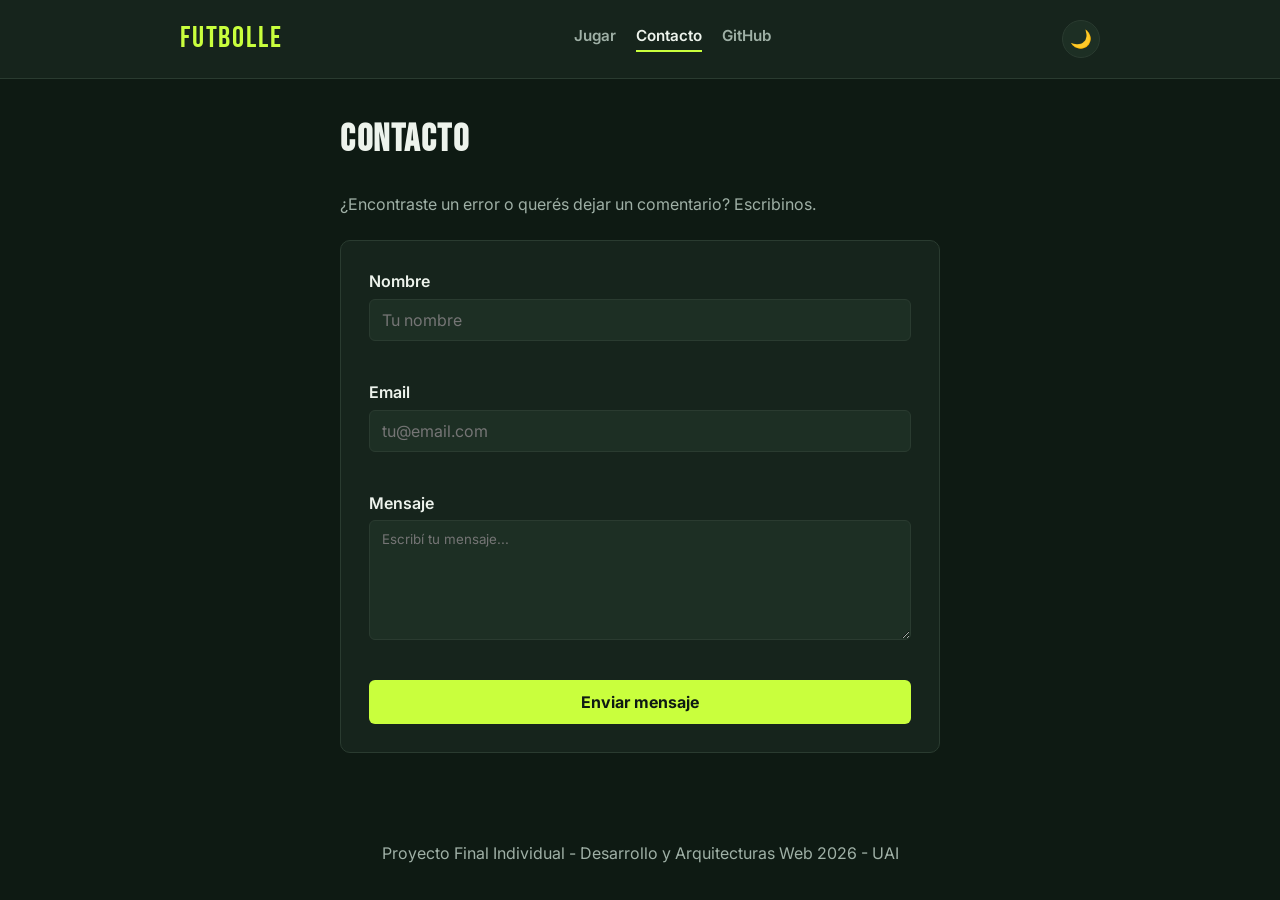
<file: contacto.html>
<!DOCTYPE html>
<html lang="es">
<head>
<meta charset="UTF-8">
<meta name="viewport" content="width=device-width, initial-scale=1.0">
<title>Futbolle | Contacto</title>
<link rel="preconnect" href="https://fonts.googleapis.com">
<link href="https://fonts.googleapis.com/css2?family=Bebas+Neue&family=Inter:wght@400;500;600;700&display=swap" rel="stylesheet">
<link rel="stylesheet" href="css/reinicio.css">
<link rel="stylesheet" href="css/estilos.css">
</head>
<body>
<header class="encabezado-sitio">
<div class="contenido-encabezado">
<a href="index.html" class="logo">Futbolle</a>
<nav class="navegacion-principal">
<a href="index.html" class="enlace-nav">Jugar</a>
<a href="contacto.html" class="enlace-nav enlace-activo">Contacto</a>
<a href="https://github.com/nachoabranchuk/futbolle-proyecto" class="enlace-nav" id="enlace-github" target="_blank" rel="noopener">GitHub</a>
</nav>
<button type="button" class="boton-tema" id="boton-cambiar-tema" aria-label="Cambiar tema">🌙</button>
</div>
</header>
<main class="principal-contacto">
<h1 class="titulo-juego">Contacto</h1>
<p class="subtitulo-juego">¿Encontraste un error o querés dejar un comentario? Escribinos.</p>
<form class="formulario-contacto" id="formulario-contacto">
<div class="campo-contacto">
<label for="entrada-nombre-contacto">Nombre</label>
<input type="text" id="entrada-nombre-contacto" placeholder="Tu nombre">
<span class="error-campo" id="error-nombre-contacto"></span>
</div>
<div class="campo-contacto">
<label for="entrada-email-contacto">Email</label>
<input type="text" id="entrada-email-contacto" placeholder="tu@email.com">
<span class="error-campo" id="error-email-contacto"></span>
</div>
<div class="campo-contacto">
<label for="entrada-mensaje-contacto">Mensaje</label>
<textarea id="entrada-mensaje-contacto" placeholder="Escribí tu mensaje..."></textarea>
<span class="error-campo" id="error-mensaje-contacto"></span>
</div>
<button type="button" class="boton boton-primario" id="boton-enviar-contacto">Enviar mensaje</button>
</form>
</main>
<footer class="pie-sitio">
<p>Proyecto Final Individual - Desarrollo y Arquitecturas Web 2026 - UAI</p>
</footer>
<div class="fondo-modal oculto" id="fondo-modal-error">
<div class="caja-modal" id="caja-modal-error">
<h2 class="titulo-modal">Revisá el formulario</h2>
<p class="mensaje-modal" id="mensaje-modal-error"></p>
<button type="button" class="boton boton-primario" id="boton-cerrar-error">Cerrar</button>
</div>
</div>
<script src="js/contacto.js"></script>
</body>
</html>
</file>
<file: css/reinicio.css>
*,
*::before,
*::after {
  box-sizing: border-box;
  margin: 0;
  padding: 0;
}
html {
  -webkit-text-size-adjust: 100%;
  text-size-adjust: 100%;
}
body {
  line-height: 1.5;
  -webkit-font-smoothing: antialiased;
}
img {
  display: block;
  max-width: 100%;
}
button,
input,
select {
  color: inherit;
  font: inherit;
}
button {
  background: none;
  border: none;
  cursor: pointer;
}
ul {
  list-style: none;
}
a {
  color: inherit;
  text-decoration: none;
}
table {
  border-collapse: collapse;
}
</file>
<file: css/estilos.css>
:root {
  --color-fondo: #0e1a13;
  --color-superficie: #16241c;
  --color-superficie-alt: #1d2f24;
  --color-linea: #2a3b30;
  --color-texto: #edf3ec;
  --color-texto-tenue: #9fb0a6;
  --color-acento: #c9ff3d;
  --color-acento-oscuro: #9fe000;
  --color-exito: #2ecc71;
  --color-error: #e63946;
  --color-dorado: #f4c542;
  --fuente-titulo: 'Bebas Neue', 'Arial Narrow', sans-serif;
  --fuente-texto: 'Inter', 'Segoe UI', sans-serif;
  --radio-md: 10px;
  --radio-sm: 6px;
}
body.tema-claro {
  --color-fondo: #f4f7f2;
  --color-superficie: #ffffff;
  --color-superficie-alt: #eef2ea;
  --color-linea: #d7ded3;
  --color-texto: #16241c;
  --color-texto-tenue: #55635a;
  --color-acento: #4d8c1f;
  --color-acento-oscuro: #386615;
  --color-dorado: #b8860b;
}
body {
  background-color: var(--color-fondo);
  color: var(--color-texto);
  font-family: var(--fuente-texto);
  min-height: 100vh;
  transition: background-color 0.3s ease, color 0.3s ease;
}
h1,
h2 {
  font-family: var(--fuente-titulo);
  letter-spacing: 0.04em;
}
select,
input {
  background-color: var(--color-superficie-alt);
  border: 1px solid var(--color-linea);
  border-radius: var(--radio-sm);
  color: var(--color-texto);
  padding: 0.5rem 0.75rem;
}
.encabezado-sitio {
  background-color: var(--color-superficie);
  border-bottom: 1px solid var(--color-linea);
  position: sticky;
  top: 0;
  z-index: 20;
}
.contenido-encabezado {
  align-items: center;
  display: flex;
  gap: 1rem;
  justify-content: space-between;
  margin: 0 auto;
  max-width: 960px;
  padding: 1rem 1.25rem;
}
.logo {
  color: var(--color-acento);
  font-family: var(--fuente-titulo);
  font-size: 1.9rem;
  letter-spacing: 0.06em;
}
.navegacion-principal {
  align-items: center;
  display: flex;
  gap: 1.25rem;
}
.enlace-nav {
  border-bottom: 2px solid transparent;
  color: var(--color-texto-tenue);
  font-size: 0.95rem;
  font-weight: 600;
  padding-bottom: 0.15rem;
  transition: border-color 0.2s ease, color 0.2s ease;
}
.enlace-nav:hover {
  color: var(--color-acento);
}
.enlace-nav.enlace-activo {
  border-color: var(--color-acento);
  color: var(--color-texto);
}
.boton-tema {
  background-color: var(--color-superficie-alt);
  border: 1px solid var(--color-linea);
  border-radius: 50%;
  font-size: 1.1rem;
  height: 2.4rem;
  width: 2.4rem;
}
.principal-juego {
  display: flex;
  flex-direction: column;
  gap: 1.75rem;
  margin: 0 auto;
  max-width: 720px;
  padding: 2rem 1.25rem 4rem;
}
.principal-contacto {
  display: flex;
  flex-direction: column;
  gap: 1.5rem;
  margin: 0 auto;
  max-width: 640px;
  padding: 2rem 1.25rem 4rem;
}
.intro-juego {
  display: flex;
  flex-direction: column;
  gap: 0.75rem;
  text-align: center;
}
.titulo-juego {
  font-size: 2.4rem;
}
.subtitulo-juego {
  color: var(--color-texto-tenue);
}
.selector-dificultad-grupo {
  align-items: center;
  display: flex;
  gap: 0.6rem;
}
.barra-estado-juego {
  align-items: center;
  background-color: var(--color-superficie);
  border: 1px solid var(--color-linea);
  border-radius: var(--radio-md);
  display: flex;
  flex-wrap: wrap;
  gap: 1rem;
  justify-content: space-between;
  padding: 0.9rem 1.1rem;
}
.item-estado {
  display: flex;
  flex-direction: column;
  gap: 0.15rem;
}
.etiqueta-estado {
  color: var(--color-texto-tenue);
  font-size: 0.75rem;
  letter-spacing: 0.08em;
  text-transform: uppercase;
}
.valor-estado {
  font-family: var(--fuente-titulo);
  font-size: 1.5rem;
}
.seccion-foto-pista {
  align-items: center;
  display: flex;
  justify-content: center;
}
.seccion-foto-pista.oculto {
  display: none;
}
.foto-pista {
  border: 3px solid var(--color-linea);
  border-radius: var(--radio-md);
  height: 140px;
  object-fit: cover;
  width: 140px;
}
.panel-pistas-extra {
  background-color: var(--color-superficie);
  border: 1px dashed var(--color-linea);
  border-radius: var(--radio-md);
  display: flex;
  flex-direction: column;
  gap: 0.4rem;
  padding: 0.9rem 1.1rem;
}
.panel-pistas-extra.oculto {
  display: none;
}
.item-pista-extra {
  color: var(--color-texto-tenue);
  font-size: 0.9rem;
}
.seccion-busqueda {
  display: flex;
  flex-direction: column;
  gap: 0.5rem;
  position: relative;
}
.etiqueta-busqueda {
  font-size: 0.85rem;
  font-weight: 600;
}
.contenedor-autocompletado {
  position: relative;
}
.entrada-busqueda {
  width: 100%;
}
.lista-autocompletado {
  background-color: var(--color-superficie);
  border: 1px solid var(--color-linea);
  border-radius: var(--radio-sm);
  left: 0;
  max-height: 240px;
  overflow-y: auto;
  position: absolute;
  right: 0;
  top: calc(100% + 0.3rem);
  z-index: 30;
}
.lista-autocompletado.oculto {
  display: none;
}
.item-autocompletado {
  align-items: center;
  border-bottom: 1px solid var(--color-linea);
  cursor: pointer;
  display: flex;
  gap: 0.6rem;
  padding: 0.55rem 0.8rem;
}
.item-autocompletado:last-child {
  border-bottom: none;
}
.item-autocompletado:hover,
.item-autocompletado.item-activo {
  background-color: var(--color-superficie-alt);
}
.bandera-autocompletado {
  height: 14px;
  width: 20px;
}
.seccion-tablero {
  overflow-x: auto;
}
.tablero-intentos {
  border: 1px solid var(--color-linea);
  border-radius: var(--radio-md);
  overflow: hidden;
  width: 100%;
}
.tablero-intentos th {
  background-color: var(--color-superficie-alt);
  font-size: 0.75rem;
  letter-spacing: 0.05em;
  padding: 0.6rem 0.5rem;
  text-transform: uppercase;
}
.tablero-intentos td {
  border-top: 1px solid var(--color-linea);
  font-size: 0.9rem;
  padding: 0.7rem 0.5rem;
  text-align: center;
}
.celda-jugador-intento {
  font-weight: 700;
  text-align: left !important;
}
.celda-coincide {
  background-color: var(--color-exito);
  color: #0e1a13;
  font-weight: 700;
}
.celda-no-coincide {
  background-color: var(--color-error);
  color: #fff5f5;
}
.celda-mayor::before {
  content: '\25B2  ';
}
.celda-menor::before {
  content: '\25BC  ';
}
.celda-mayor,
.celda-menor {
  background-color: var(--color-dorado);
  color: #16241c;
  font-weight: 700;
}
.boton {
  border-radius: var(--radio-sm);
  font-weight: 700;
  padding: 0.65rem 1.1rem;
  transition: transform 0.15s ease, opacity 0.15s ease;
}
.boton:hover {
  transform: translateY(-1px);
}
.boton-primario {
  background-color: var(--color-acento);
  color: #0e1a13;
}
.boton-secundario {
  background-color: var(--color-superficie-alt);
  border: 1px solid var(--color-linea);
  color: var(--color-texto);
}
.boton:disabled {
  cursor: not-allowed;
  opacity: 0.5;
  transform: none;
}
.pie-sitio {
  color: var(--color-texto-tenue);
  padding: 1.5rem;
  text-align: center;
}
.fondo-modal {
  align-items: center;
  background-color: rgba(6, 12, 8, 0.72);
  bottom: 0;
  display: flex;
  justify-content: center;
  left: 0;
  position: fixed;
  right: 0;
  top: 0;
  z-index: 50;
}
.fondo-modal.oculto {
  display: none;
}
.caja-modal {
  background-color: var(--color-superficie);
  border: 1px solid var(--color-linea);
  border-radius: var(--radio-md);
  display: flex;
  flex-direction: column;
  gap: 1rem;
  margin: 1rem;
  max-width: 420px;
  padding: 1.75rem;
  width: 100%;
}
.caja-modal-grande {
  max-width: 640px;
}
.titulo-modal {
  font-size: 1.6rem;
}
.mensaje-modal {
  color: var(--color-texto-tenue);
  line-height: 1.6;
}
.jugador-secreto-modal {
  align-items: center;
  display: flex;
  gap: 0.9rem;
}
.jugador-secreto-modal.oculto {
  display: none;
}
.foto-jugador-modal {
  border-radius: var(--radio-sm);
  height: 64px;
  width: 64px;
}
.formulario-modal {
  display: flex;
  flex-direction: column;
  gap: 0.9rem;
}
.campo-modal {
  display: flex;
  flex-direction: column;
  gap: 0.3rem;
}
.campo-modal label {
  font-size: 0.85rem;
  font-weight: 600;
}
.error-campo {
  color: var(--color-error);
  font-size: 0.8rem;
  min-height: 1rem;
}
.controles-historial {
  align-items: center;
  display: flex;
  gap: 0.6rem;
}
.contenedor-tabla-historial {
  max-height: 320px;
  overflow-y: auto;
}
.tabla-historial {
  font-size: 0.85rem;
  width: 100%;
}
.tabla-historial th {
  background-color: var(--color-superficie-alt);
  padding: 0.5rem;
  position: sticky;
  text-align: left;
  top: 0;
}
.tabla-historial td {
  border-top: 1px solid var(--color-linea);
  padding: 0.5rem;
}
.formulario-contacto {
  background-color: var(--color-superficie);
  border: 1px solid var(--color-linea);
  border-radius: var(--radio-md);
  display: flex;
  flex-direction: column;
  gap: 1.1rem;
  padding: 1.75rem;
}
.campo-contacto {
  display: flex;
  flex-direction: column;
  gap: 0.35rem;
}
.campo-contacto label {
  font-weight: 600;
}
.campo-contacto textarea {
  background-color: var(--color-superficie-alt);
  border: 1px solid var(--color-linea);
  border-radius: var(--radio-sm);
  color: var(--color-texto);
  font-family: var(--fuente-texto);
  min-height: 120px;
  padding: 0.6rem 0.75rem;
  resize: vertical;
}
.paso-desenfoque-0 {
  filter: blur(22px);
}
.paso-desenfoque-1 {
  filter: blur(19px);
}
.paso-desenfoque-2 {
  filter: blur(16px);
}
.paso-desenfoque-3 {
  filter: blur(13px);
}
.paso-desenfoque-4 {
  filter: blur(10px);
}
.paso-desenfoque-5 {
  filter: blur(7px);
}
.paso-desenfoque-6 {
  filter: blur(4px);
}
.paso-desenfoque-7 {
  filter: blur(2px);
}
.paso-desenfoque-8 {
  filter: blur(0);
}
@media screen and (max-width: 560px) {
  .contenido-encabezado {
    flex-wrap: wrap;
  }
  .titulo-juego {
    font-size: 1.8rem;
  }
  .barra-estado-juego {
    flex-direction: column;
    align-items: stretch;
  }
  .tablero-intentos {
    font-size: 0.8rem;
  }
}
</file>
